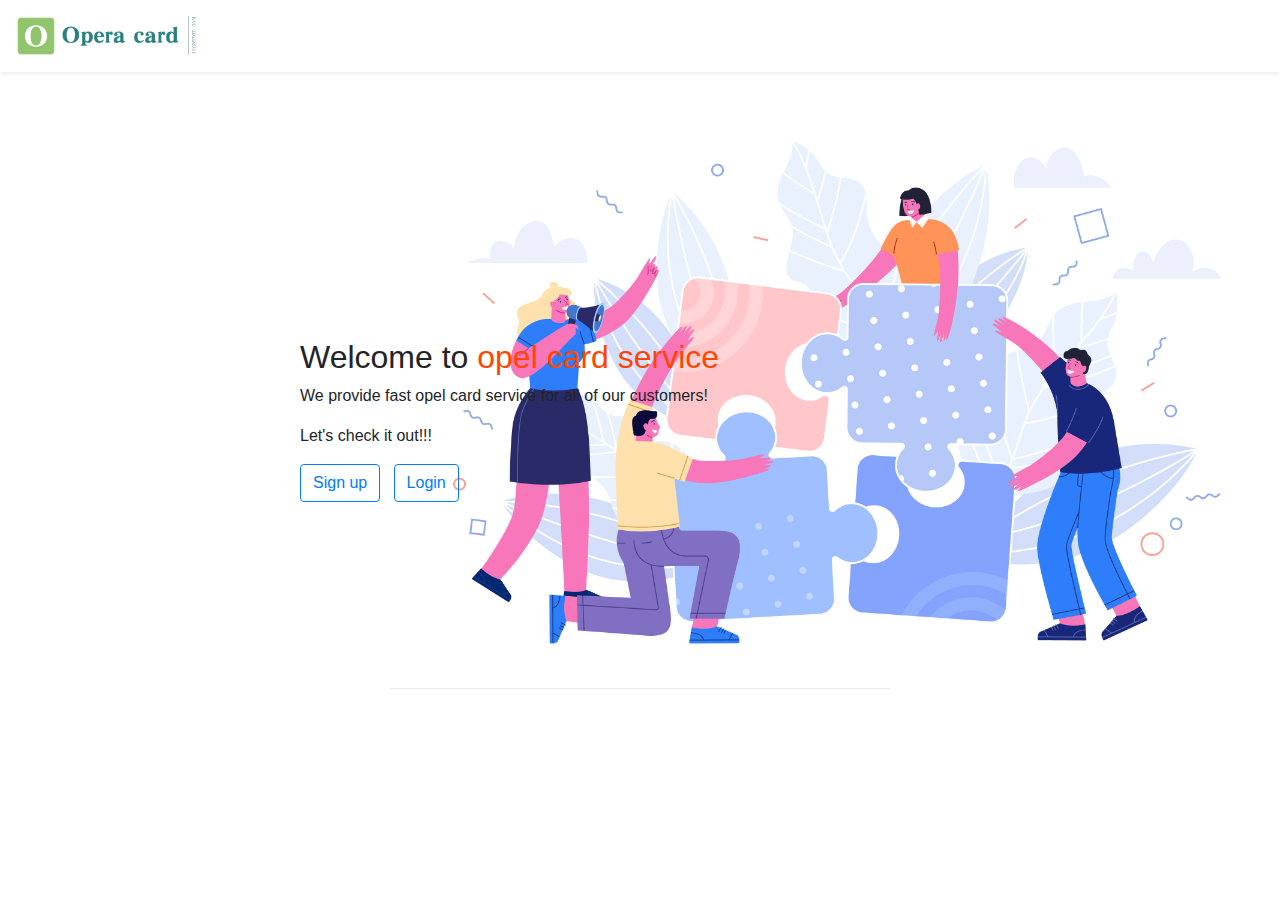
<file: homepage/index.html>
<!DOCTYPE html>
<html lang="en">
<head>
    <meta charset="UTF-8">
    <meta name="viewport" content="width=device-width, initial-scale=1.0">
    <title>Home page</title>
    <link rel="stylesheet" href="https://stackpath.bootstrapcdn.com/bootstrap/4.5.2/css/bootstrap.min.css" integrity="sha384-JcKb8q3iqJ61gNV9KGb8thSsNjpSL0n8PARn9HuZOnIxN0hoP+VmmDGMN5t9UJ0Z" crossorigin="anonymous">
    <link rel="stylesheet" href="./index.css">
</head>
<body class="">
    <div>
        <div class="d-flex flex-column flex-md-row align-items-center p-3 mb-3 bg-white shadow-sm">
            <a href="" class="logo my-0 mr-md-auto font-weight-normal">
                <img src="./resources/logo.png" class="logo my-0 mr-md-auto font-weight-normal" alt="" class="logo">
            </a>
        </div>
    </div>

   <div class="background clearfix">
       <div class="text">
           <h2>Welcome to <span style="color:orangered">opel card service</span></h2>
           <p>We provide fast opel card service for all of our customers!</p>
           <p>Let's check it out!!!</p>
           <a class="btn btn-outline-primary" href="./signup.html">Sign up</a>
           &nbsp;
           <a class="btn btn-outline-primary" href="./login.html">Login</a>
       </div>
        <div class="cover">
            <img src="./resources/coverpage.jpg" alt="" class="coverpage">
        </div>
   </div>
   <div class="dropdown-divider divider">
   </div>

   <br>
</body>
</html>
</file>
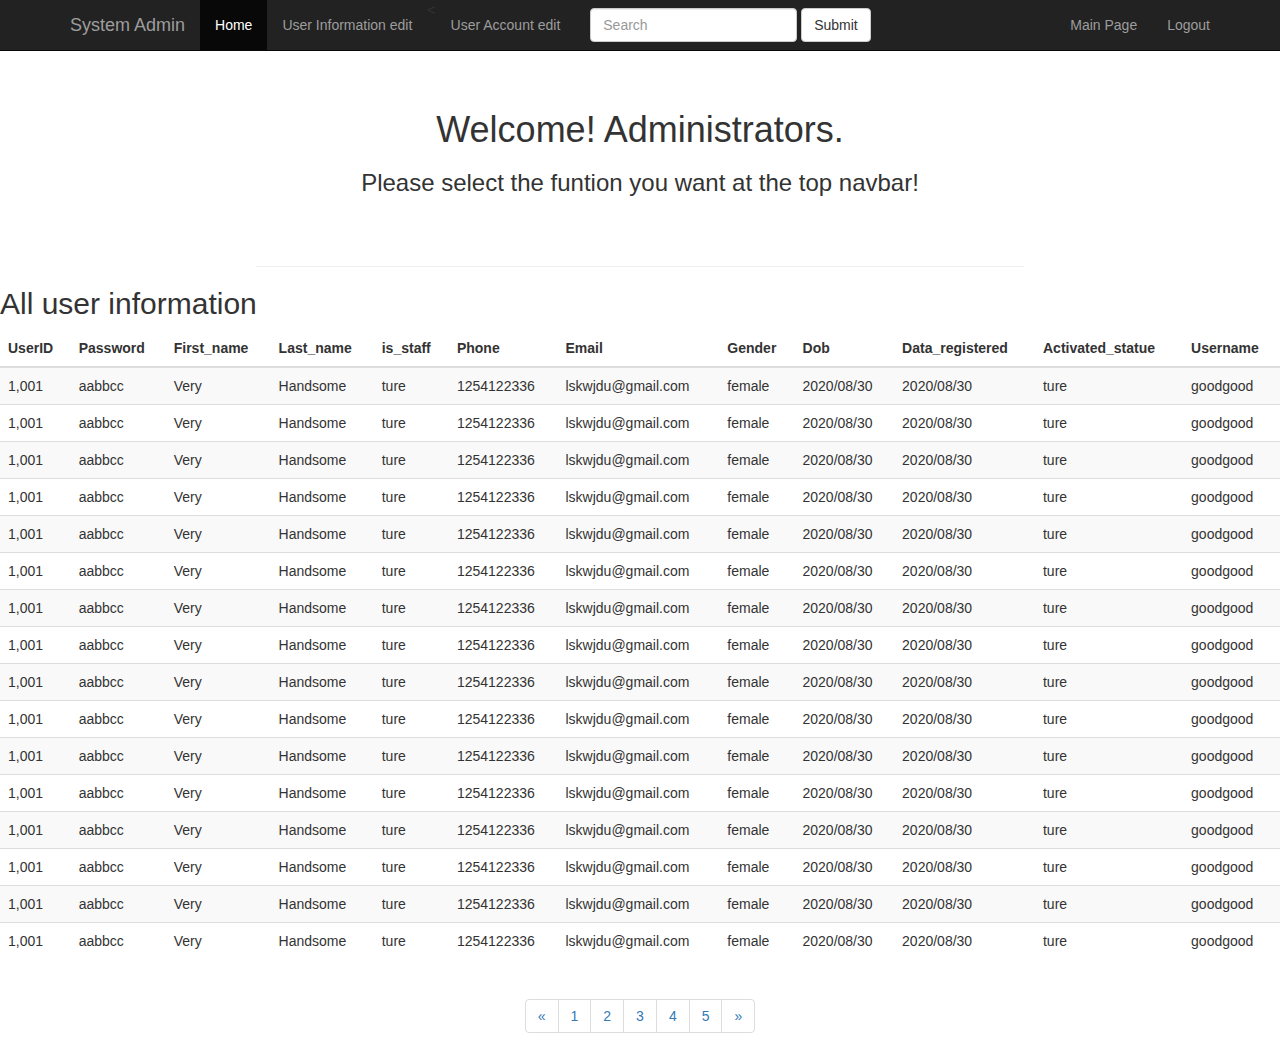
<file: adminHome.html>
<!DOCTYPE html>
<html lang="en">

<head>
    <meta charset="UTF-8">
    <meta name="viewport" content="width=device-width, initial-scale=1.0">
    <title>AdminHome</title>
    <link rel="stylesheet" href="bootstrap.min.css">
    <style>
        body {
            padding-top: 50px;
        }

        .starter{
            padding: 40px 15px;
            text-align: center;
        }
    </style>
</head>

<body>

<nav class="navbar navbar-inverse navbar-fixed-top" role="navigation">
    <div class="container">
        <div class="navbar-header">
            <a href="#" class="navbar-brand">System Admin</a>
        </div>
        <div id="navbar" class="collapse navbar-collapse">
            <ul class="nav navbar-nav">
                <li class="active"><a href="#">Home</a> </li>
                <li><a href="editInfo.html" onclick="_hmt.push(['_trackEvent', 'docv3-navbar', 'click',])">User Information edit</a> </li>
                <li><<li><a href="editAccount.html" onclick="_hmt.push(['_trackEvent', 'docv3-navbar', 'click',])">User Account edit</a> </li>
            </ul>
            <form class="navbar-form navbar-left">
                <div class="form-group">
                    <input type="text" class="form-control" placeholder="Search">
                </div>
                <button type="submit" class="btn btn-default">Submit</button>
            </form>
            <ul class="nav navbar-nav navbar-right">
            <li><a href="#">Main Page</a></li>
                <li><a href="#">Logout</a></li>
            </ul>
        </div>


    </div>
</nav>

<div class="starter">
    <h1>Welcome! Administrators.</h1>
    <h3>Please select the funtion you want at the top navbar!</h3>
</div>

<HR  width="60%"color=#987cb9 SIZE=10>


<h2 class="sub-header">All user information</h2>
<div class="table-responsive">
    <table class="table table-striped table-hover">
        <thead>
        <tr>
            <th>UserID</th>
            <th>Password</th>
            <th>First_name</th>
            <th>Last_name</th>
            <th>is_staff</th>
            <th>Phone</th>
            <th>Email</th>
            <th>Gender</th>
            <th>Dob</th>
            <th>Data_registered</th>
            <th>Activated_statue</th>
            <th>Username</th>
        </tr>
        </thead>
        <tbody>
        <tr>
            <td>1,001</td>
            <td>aabbcc</td>
            <td>Very</td>
            <td>Handsome</td>
            <td>ture</td>
            <td>1254122336</td>
            <td>lskwjdu@gmail.com</td>
            <td>female</td>
            <td>2020/08/30</td>
            <td>2020/08/30</td>
            <td>ture</td>
            <td>goodgood</td>
        </tr>
        <tr>
            <td>1,001</td>
            <td>aabbcc</td>
            <td>Very</td>
            <td>Handsome</td>
            <td>ture</td>
            <td>1254122336</td>
            <td>lskwjdu@gmail.com</td>
            <td>female</td>
            <td>2020/08/30</td>
            <td>2020/08/30</td>
            <td>ture</td>
            <td>goodgood</td>
        </tr>
        <tr>
            <td>1,001</td>
            <td>aabbcc</td>
            <td>Very</td>
            <td>Handsome</td>
            <td>ture</td>
            <td>1254122336</td>
            <td>lskwjdu@gmail.com</td>
            <td>female</td>
            <td>2020/08/30</td>
            <td>2020/08/30</td>
            <td>ture</td>
            <td>goodgood</td>
        </tr>
        <tr>
            <td>1,001</td>
            <td>aabbcc</td>
            <td>Very</td>
            <td>Handsome</td>
            <td>ture</td>
            <td>1254122336</td>
            <td>lskwjdu@gmail.com</td>
            <td>female</td>
            <td>2020/08/30</td>
            <td>2020/08/30</td>
            <td>ture</td>
            <td>goodgood</td>
        </tr>
        <tr>
            <td>1,001</td>
            <td>aabbcc</td>
            <td>Very</td>
            <td>Handsome</td>
            <td>ture</td>
            <td>1254122336</td>
            <td>lskwjdu@gmail.com</td>
            <td>female</td>
            <td>2020/08/30</td>
            <td>2020/08/30</td>
            <td>ture</td>
            <td>goodgood</td>
        </tr>
        <tr>
            <td>1,001</td>
            <td>aabbcc</td>
            <td>Very</td>
            <td>Handsome</td>
            <td>ture</td>
            <td>1254122336</td>
            <td>lskwjdu@gmail.com</td>
            <td>female</td>
            <td>2020/08/30</td>
            <td>2020/08/30</td>
            <td>ture</td>
            <td>goodgood</td>
        </tr>
        <tr>
            <td>1,001</td>
            <td>aabbcc</td>
            <td>Very</td>
            <td>Handsome</td>
            <td>ture</td>
            <td>1254122336</td>
            <td>lskwjdu@gmail.com</td>
            <td>female</td>
            <td>2020/08/30</td>
            <td>2020/08/30</td>
            <td>ture</td>
            <td>goodgood</td>
        </tr>
        <tr>
            <td>1,001</td>
            <td>aabbcc</td>
            <td>Very</td>
            <td>Handsome</td>
            <td>ture</td>
            <td>1254122336</td>
            <td>lskwjdu@gmail.com</td>
            <td>female</td>
            <td>2020/08/30</td>
            <td>2020/08/30</td>
            <td>ture</td>
            <td>goodgood</td>
        </tr>
        <tr>
            <td>1,001</td>
            <td>aabbcc</td>
            <td>Very</td>
            <td>Handsome</td>
            <td>ture</td>
            <td>1254122336</td>
            <td>lskwjdu@gmail.com</td>
            <td>female</td>
            <td>2020/08/30</td>
            <td>2020/08/30</td>
            <td>ture</td>
            <td>goodgood</td>
        </tr>
        <tr>
            <td>1,001</td>
            <td>aabbcc</td>
            <td>Very</td>
            <td>Handsome</td>
            <td>ture</td>
            <td>1254122336</td>
            <td>lskwjdu@gmail.com</td>
            <td>female</td>
            <td>2020/08/30</td>
            <td>2020/08/30</td>
            <td>ture</td>
            <td>goodgood</td>
        </tr>
        <tr>
            <td>1,001</td>
            <td>aabbcc</td>
            <td>Very</td>
            <td>Handsome</td>
            <td>ture</td>
            <td>1254122336</td>
            <td>lskwjdu@gmail.com</td>
            <td>female</td>
            <td>2020/08/30</td>
            <td>2020/08/30</td>
            <td>ture</td>
            <td>goodgood</td>
        </tr>
        <tr>
            <td>1,001</td>
            <td>aabbcc</td>
            <td>Very</td>
            <td>Handsome</td>
            <td>ture</td>
            <td>1254122336</td>
            <td>lskwjdu@gmail.com</td>
            <td>female</td>
            <td>2020/08/30</td>
            <td>2020/08/30</td>
            <td>ture</td>
            <td>goodgood</td>
        </tr>
        <tr>
            <td>1,001</td>
            <td>aabbcc</td>
            <td>Very</td>
            <td>Handsome</td>
            <td>ture</td>
            <td>1254122336</td>
            <td>lskwjdu@gmail.com</td>
            <td>female</td>
            <td>2020/08/30</td>
            <td>2020/08/30</td>
            <td>ture</td>
            <td>goodgood</td>
        </tr>
        <tr>
            <td>1,001</td>
            <td>aabbcc</td>
            <td>Very</td>
            <td>Handsome</td>
            <td>ture</td>
            <td>1254122336</td>
            <td>lskwjdu@gmail.com</td>
            <td>female</td>
            <td>2020/08/30</td>
            <td>2020/08/30</td>
            <td>ture</td>
            <td>goodgood</td>
        </tr>
        <tr>
            <td>1,001</td>
            <td>aabbcc</td>
            <td>Very</td>
            <td>Handsome</td>
            <td>ture</td>
            <td>1254122336</td>
            <td>lskwjdu@gmail.com</td>
            <td>female</td>
            <td>2020/08/30</td>
            <td>2020/08/30</td>
            <td>ture</td>
            <td>goodgood</td>
        </tr>
        <tr>
            <td>1,001</td>
            <td>aabbcc</td>
            <td>Very</td>
            <td>Handsome</td>
            <td>ture</td>
            <td>1254122336</td>
            <td>lskwjdu@gmail.com</td>
            <td>female</td>
            <td>2020/08/30</td>
            <td>2020/08/30</td>
            <td>ture</td>
            <td>goodgood</td>
        </tr>
        </tbody>
    </table>

    <nav aria-label="Page navigation" class="text-center">
        <ul class="pagination">
            <li>
                <a href="#" aria-label="Previous">
                    <span aria-hidden="true">&laquo;</span>
                </a>
            </li>
            <li><a href="#">1</a></li>
            <li><a href="#">2</a></li>
            <li><a href="#">3</a></li>
            <li><a href="#">4</a></li>
            <li><a href="#">5</a></li>
            <li>
                <a href="#" aria-label="Next">
                    <span aria-hidden="true">&raquo;</span>
                </a>
            </li>
        </ul>
    </nav>

</div>


</body>

</html>
</file>
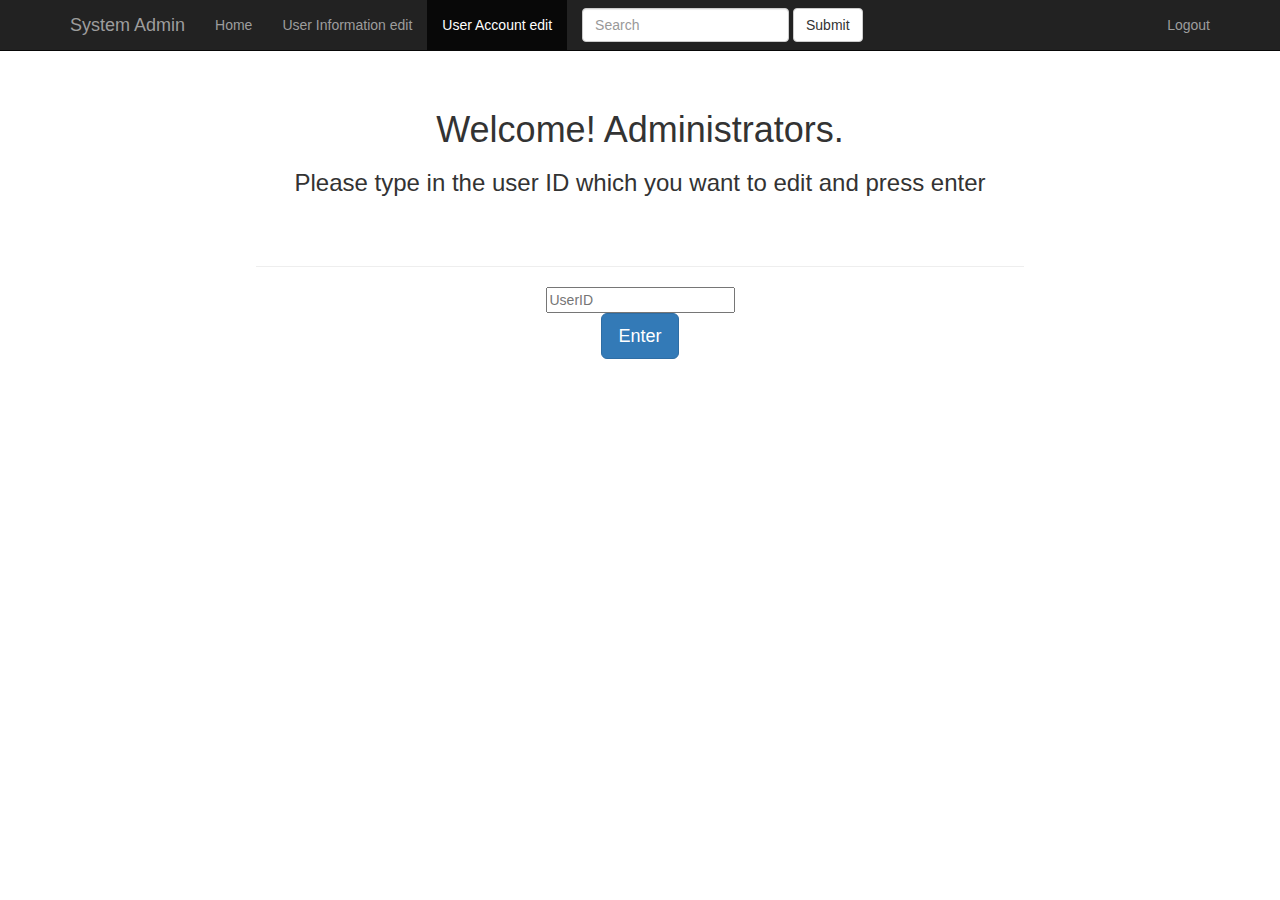
<file: editAccount.html>
<!DOCTYPE html>
<html lang="en">

<head>
    <meta charset="UTF-8">
    <meta name="viewport" content="width=device-width, initial-scale=1.0">
    <title>AdminHome</title>
    <link rel="stylesheet" href="bootstrap.min.css">
    <script src="https://cdn.jsdelivr.net/npm/bootstrap@3.3.7/dist/js/bootstrap.min.js" integrity="sha384-Tc5IQib027qvyjSMfHjOMaLkfuWVxZxUPnCJA7l2mCWNIpG9mGCD8wGNIcPD7Txa" crossorigin="anonymous"></script>
    <script src="https://cdn.staticfile.org/jquery/2.1.1/jquery.min.js"></script>
    <script src="https://cdn.staticfile.org/twitter-bootstrap/3.3.7/js/bootstrap.min.js"></script>
    <style>
        body {
            padding-top: 50px;
        }

        .starter{
            padding: 40px 15px;
            text-align: center;
        }
    </style>
</head>

<body>

<nav class="navbar navbar-inverse navbar-fixed-top" role="navigation">
    <div class="container">
        <div class="navbar-header">
            <a href="#" class="navbar-brand">System Admin</a>
        </div>
        <div id="navbar" class="collapse navbar-collapse">
            <ul class="nav navbar-nav">
                <li><a href="adminHome.html" onclick="_hmt.push(['_trackEvent', 'docv3-navbar', 'click',])">Home</a> </li>
                <li><a href="editInfo.html" onclick="_hmt.push(['_trackEvent', 'docv3-navbar', 'click',])">User Information edit</a> </li>
                <li class="active"><a href="#">User Account edit</a> </li>
            </ul>
            <form class="navbar-form navbar-left">
                <div class="form-group">
                    <input type="text" class="form-control" placeholder="Search">
                </div>
                <button type="submit" class="btn btn-default">Submit</button>
            </form>
            <ul class="nav navbar-nav navbar-right">
                <li><a href="#">Logout</a></li>
            </ul>
        </div>

    </div>
</nav>

<div class="starter">
    <h1>Welcome! Administrators.</h1>
    <h3>Please type in the user ID which you want to edit and press enter</h3>
</div>

<HR  width="60%"color=#987cb9 SIZE=10>


<div class="text-center">
    <input placeholder="UserID"></div>

<!-- 按钮触发模态框 -->
<button class="btn btn-primary btn-lg center-block" data-toggle="modal" data-target="#myModal">
    Enter
</button>
<!-- 模态框（Modal） -->
<div class="modal fade" id="myModal" tabindex="-1" role="dialog" aria-labelledby="myModalLabel" aria-hidden="true">
    <div class="modal-dialog">
        <div class="modal-content">
            <div class="modal-header">
                <button type="button" class="close" data-dismiss="modal" aria-hidden="true">
                    &times;
                </button>

            </div>
            <div class="modal-body">


                <form action="/demo/demo_form.asp">
                    UserID:<br>
                    <input type="text" name="firstname" value="Mickey">
                    <br>
                    Password:<br>
                    <input type="text" name="lastname" value="Mouse">
                    <br>
                    First_name:<br>
                    <input type="text" name="lastname" value="Mouse">
                    <br>
                    Last_name:<br>
                    <input type="text" name="lastname" value="Mouse">
                    <br>
                    Is_staff:<br>
                    <input type="text" name="lastname" value="Mouse">
                    <br>
                    Phone:<br>
                    <input type="text" name="lastname" value="Mouse">
                    <br>
                    Email:<br>
                    <input type="text" name="lastname" value="Mouse">
                    <br>
                    Gender:<br>
                    <input type="text" name="lastname" value="Mouse">
                    <br>
                    Dob:<br>
                    <input type="text" name="lastname" value="Mouse">
                    <br>
                    Data_registered:<br>
                    <input type="text" name="lastname" value="Mouse">
                    <br>
                    Activated_statue:<br>
                    <input type="text" name="lastname" value="Mouse">
                    <br>
                    Username:<br>
                    <input type="text" name="lastname" value="Mouse">
                    <br>
                    <br>
                </form>
            </div>
            <div class="modal-footer">
                <button type="button" class="btn btn-default" data-dismiss="modal">Closer
                </button>
                <button type="button" class="btn btn-primary">
                    Enter
                </button>
            </div>
        </div><!-- /.modal-content -->
    </div><!-- /.modal -->
</div>


</div>


</body>

</html>
</file>
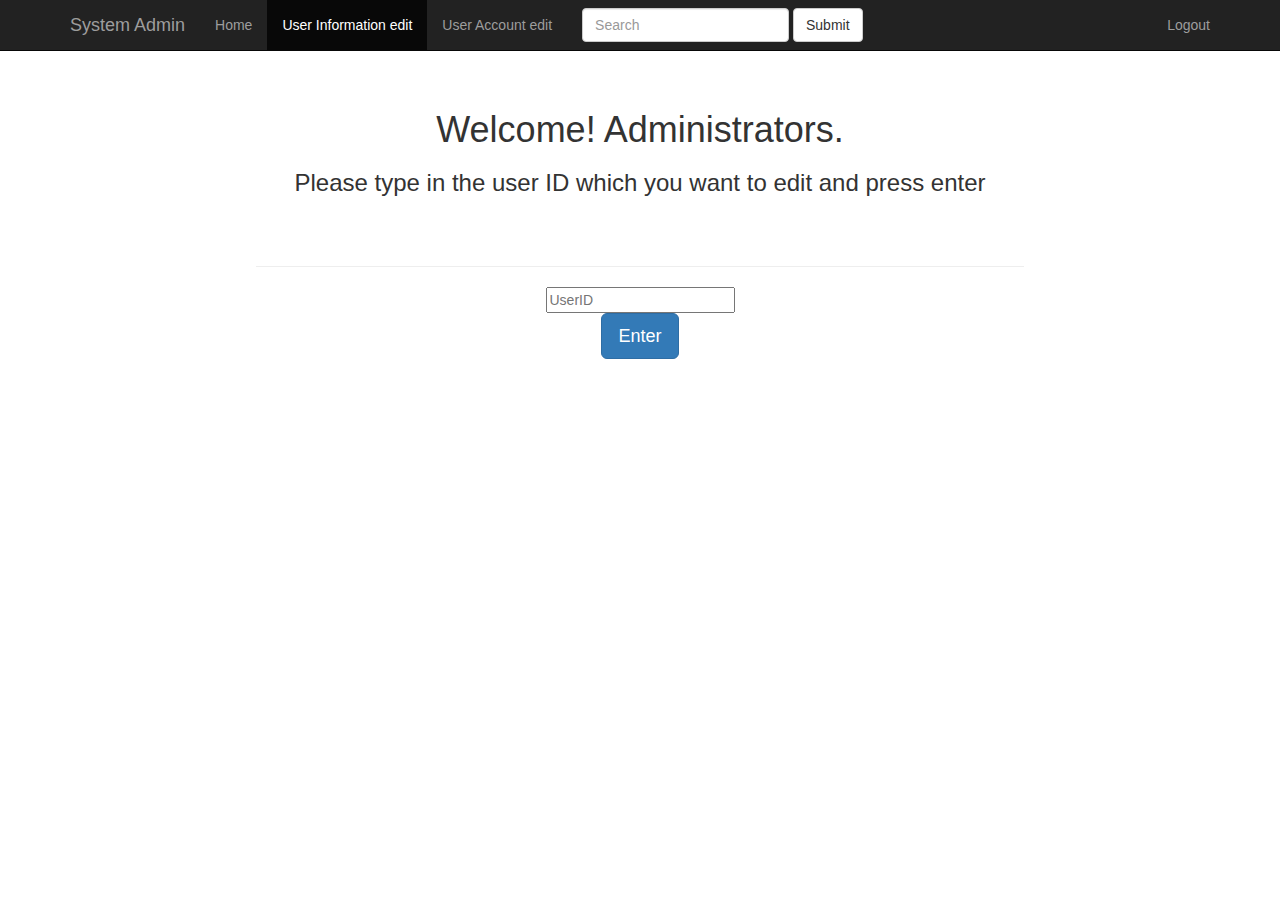
<file: editInfo.html>
<!DOCTYPE html>
<html lang="en">

<head>
    <meta charset="UTF-8">
    <meta name="viewport" content="width=device-width, initial-scale=1.0">
    <title>AdminHome</title>
    <link rel="stylesheet" href="bootstrap.min.css">
    <script src="https://cdn.jsdelivr.net/npm/bootstrap@3.3.7/dist/js/bootstrap.min.js" integrity="sha384-Tc5IQib027qvyjSMfHjOMaLkfuWVxZxUPnCJA7l2mCWNIpG9mGCD8wGNIcPD7Txa" crossorigin="anonymous"></script>
    <script src="https://cdn.staticfile.org/jquery/2.1.1/jquery.min.js"></script>
    <script src="https://cdn.staticfile.org/twitter-bootstrap/3.3.7/js/bootstrap.min.js"></script>
    <style>
        body {
            padding-top: 50px;
        }

        .starter{
            padding: 40px 15px;
            text-align: center;
        }
    </style>
</head>

<body>

<nav class="navbar navbar-inverse navbar-fixed-top" role="navigation">
    <div class="container">
        <div class="navbar-header">
            <a href="#" class="navbar-brand">System Admin</a>
        </div>
        <div id="navbar" class="collapse navbar-collapse">
            <ul class="nav navbar-nav">
                <li ><a href="adminHome.html" onclick="_hmt.push(['_trackEvent', 'docv3-navbar', 'click',])">Home</a> </li>
                <li class="active"><a href="#">User Information edit</a> </li>
                <li><a href="editAccount.html" onclick="_hmt.push(['_trackEvent', 'docv3-navbar', 'click',])">User Account edit</a> </li>
            </ul>
            <form class="navbar-form navbar-left">
                <div class="form-group">
                    <input type="text" class="form-control" placeholder="Search">
                </div>
                <button type="submit" class="btn btn-default">Submit</button>
            </form>
            <ul class="nav navbar-nav navbar-right">
                <li><a href="#">Logout</a></li>
            </ul>
        </div>

    </div>
</nav>

<div class="starter">
    <h1>Welcome! Administrators.</h1>
    <h3>Please type in the user ID which you want to edit and press enter</h3>
</div>

<HR  width="60%"color=#987cb9 SIZE=10>


<div class="text-center">
    <input placeholder="UserID"></div>
<!-- 按钮触发模态框 -->
<button class="btn btn-primary btn-lg center-block" data-toggle="modal" data-target="#myModal">
    Enter
</button>
<!-- 模态框（Modal） -->
<div class="modal fade" id="myModal" tabindex="-1" role="dialog" aria-labelledby="myModalLabel" aria-hidden="true">
    <div class="modal-dialog">
        <div class="modal-content">
            <div class="modal-header">
                <button type="button" class="close" data-dismiss="modal" aria-hidden="true">
                    &times;
                </button>

            </div>
            <div class="modal-body">


                <form action="/demo/demo_form.asp">
                    UserID:<br>
                    <input type="text" name="firstname" value="Mickey">
                    <br>
                    Password:<br>
                    <input type="text" name="lastname" value="Mouse">
                    <br>
                    First_name:<br>
                    <input type="text" name="lastname" value="Mouse">
                    <br>
                    Last_name:<br>
                    <input type="text" name="lastname" value="Mouse">
                    <br>
                    Is_staff:<br>
                    <input type="text" name="lastname" value="Mouse">
                    <br>
                    Phone:<br>
                    <input type="text" name="lastname" value="Mouse">
                    <br>
                    Email:<br>
                    <input type="text" name="lastname" value="Mouse">
                    <br>
                    Gender:<br>
                    <input type="text" name="lastname" value="Mouse">
                    <br>
                    Dob:<br>
                    <input type="text" name="lastname" value="Mouse">
                    <br>
                    Data_registered:<br>
                    <input type="text" name="lastname" value="Mouse">
                    <br>
                    Activated_statue:<br>
                    <input type="text" name="lastname" value="Mouse">
                    <br>
                    Username:<br>
                    <input type="text" name="lastname" value="Mouse">
                    <br>
                    <br>
                </form>
            </div>
            <div class="modal-footer">
                <button type="button" class="btn btn-default" data-dismiss="modal">Closer
                </button>
                <button type="button" class="btn btn-primary">
                    Enter
                </button>
            </div>
        </div><!-- /.modal-content -->
    </div><!-- /.modal -->
</div>
</div>


</body>

</html>
</file>
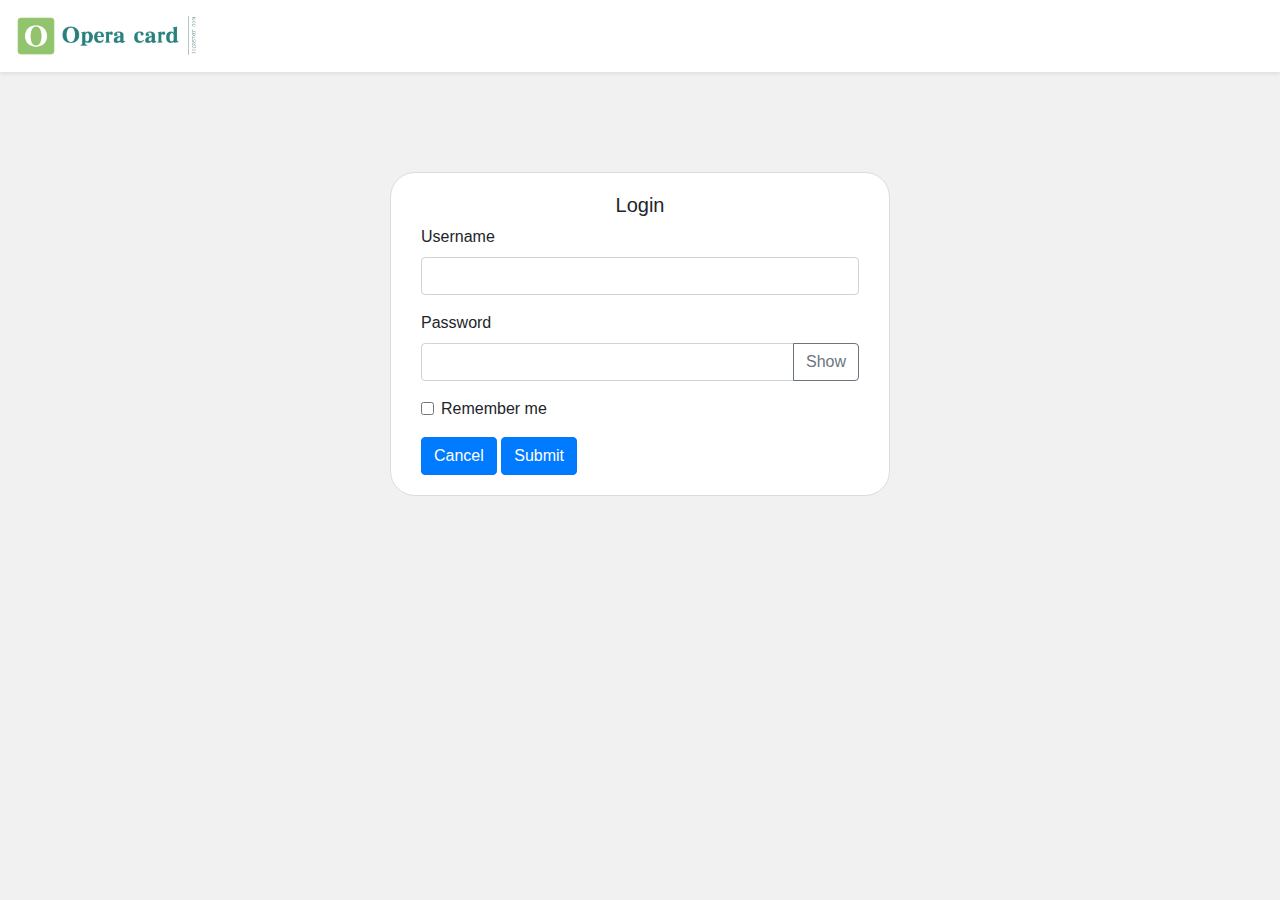
<file: homepage/login.html>
<!DOCTYPE html>
<html lang="en">
<head>
    <meta charset="UTF-8">
    <meta name="viewport" content="width=device-width, initial-scale=1.0">
    <title>Sign up</title>
    <link rel="stylesheet" href="https://stackpath.bootstrapcdn.com/bootstrap/4.5.2/css/bootstrap.min.css" integrity="sha384-JcKb8q3iqJ61gNV9KGb8thSsNjpSL0n8PARn9HuZOnIxN0hoP+VmmDGMN5t9UJ0Z" crossorigin="anonymous">
    <link rel="stylesheet" href="./loign.css">
</head>
<body>
    <div>
        <div class="d-flex flex-column flex-md-row align-items-center p-3 mb-3 bg-white shadow-sm">
            <a href="" class="logo my-0 mr-md-auto font-weight-normal">
                <img src="./resources/logo.png" class="logo my-0 mr-md-auto font-weight-normal" alt="" class="logo">
            </a>
        </div>
    </div>
    <div class="container">
        <form class="form">
            <h5>Login</h5>
            
            <div class="form-group">
                <label for="text">Username</label>
                <input type="text" class="form-control" id="username" aria-describedby="emailHelp" required>
            </div>

            <div class="form-group">
                <label for="password">Password</label>
                <div class="input-group mb-3">
                    <input type="password" class="form-control" id="password" aria-label="Recipient's username" aria-describedby="button-addon2" id="passwordBox" required>
                    <div class="input-group-append">
                      <button class="btn btn-outline-secondary" type="button" id="showPassword">Show</button>
                    </div>
                </div>
            </div>
            <div class="form-group form-check">
              <input type="checkbox" class="form-check-input" id="check">
              <label class="form-check-label" for="exampleCheck1">Remember me</label>
            </div>
            <button type="button" class="btn btn-primary" id="cancelBtn">Cancel</button>
            <button type="button" class="btn btn-primary" id="submitBtn">Submit</button>
          </form>
    </div>
    <script>
        const cancelBtn = document.getElementById('cancelBtn');
        const submitBtn = document.getElementById('submitBtn');
        cancelBtn.onclick = function()
        {
            window.location.href='index.html';
        }
        submitBtn.onclick = function()
        {
            if(document.getElementById('username').value === '' || document.getElementById('password').value === '' ) return false;
            window.location.href='main.html';
        }
    </script>
</body>
</html>
</file>
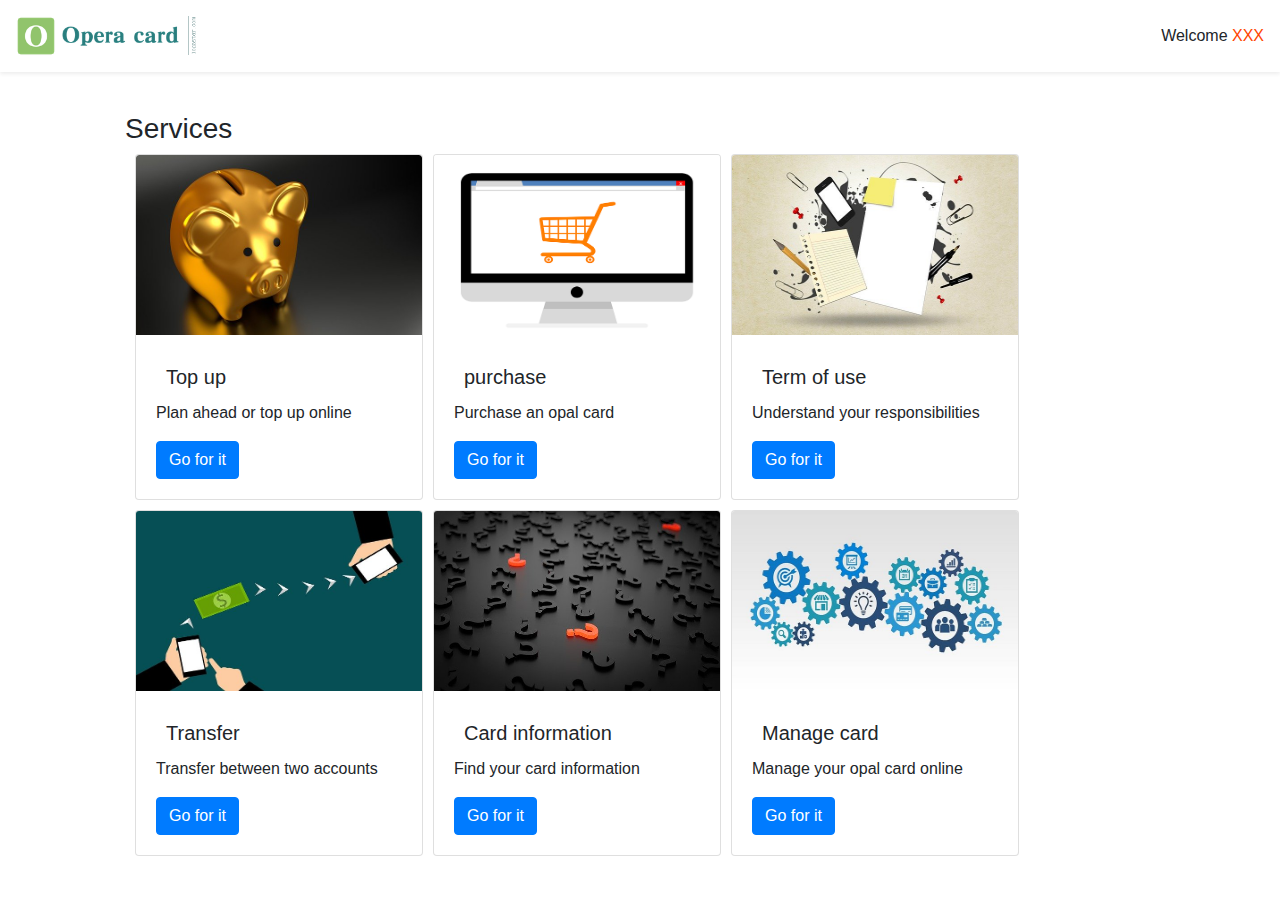
<file: homepage/main.html>
<!DOCTYPE html>
<html lang="en">

<head>
    <meta charset="UTF-8">
    <meta name="viewport" content="width=device-width, initial-scale=1.0">
    <title>Home page</title>
    <link rel="stylesheet" href="https://stackpath.bootstrapcdn.com/bootstrap/4.5.2/css/bootstrap.min.css"
        integrity="sha384-JcKb8q3iqJ61gNV9KGb8thSsNjpSL0n8PARn9HuZOnIxN0hoP+VmmDGMN5t9UJ0Z" crossorigin="anonymous">
    <link rel="stylesheet" href="./index.css">
</head>

<body>
    <div>
        <div class="d-flex flex-column flex-md-row align-items-center p-3 mb-3 bg-white shadow-sm">
            <a href="" class="logo my-0 mr-md-auto font-weight-normal">
                <img src="./resources/logo.png" class="logo my-0 mr-md-auto font-weight-normal" alt="" class="logo">
            </a>
            <span>Welcome <span style="color: orangered;">XXX</span></span>
        </div>

        <br>
        <div class="container">
            <ul class="nav-card clearfix" id="service">
                <h3>Services</h3>
                <li class="card" style="width: 18rem;">
                    <img src="./resources/top up.jpg" class="card-img-top" alt="...">
                    <div class="card-body">
                        <h5 class="card-title">Top up</h5>
                        <p class="card-text">Plan ahead or top up online</p>
                        <a href="#" class="btn btn-primary">Go for it</a>
                    </div>
                </li>

                <li class="card" style="width: 18rem;">
                    <img src="./resources/buy.png" alt="...">
                    <div class="card-body">
                        <h5 class="card-title">purchase</h5>
                        <p class="card-text">Purchase an opal card</p>
                        <a href="#" class="btn btn-primary">Go for it</a>
                    </div>
                </li>

                <li class="card" style="width: 18rem;">
                    <img src="./resources/paper.jpg" alt="...">
                    <div class="card-body">
                        <h5 class="card-title">Term of use</h5>
                        <p class="card-text">Understand your responsibilities</p>
                        <a href="#" class="btn btn-primary">Go for it</a>
                    </div>
                </li>

                <li class="card" style="width: 18rem;">
                    <img src="./resources/transfer.jpg" alt="...">
                    <div class="card-body">
                        <h5 class="card-title">Transfer</h5>
                        <p class="card-text">Transfer between two accounts</p>
                        <a href="#" class="btn btn-primary">Go for it</a>
                    </div>
                </li>

                <li class="card" style="width: 18rem;">
                    <img src="./resources/info.jpg" alt="...">
                    <div class="card-body">
                        <h5 class="card-title">Card information</h5>
                        <p class="card-text">Find your card information</p>
                        <a href="#" class="btn btn-primary">Go for it</a>

                    </div>
                </li>

                <li class="card" style="width: 18rem;">
                    <img src="./resources/management.jpg" alt="...">
                    <div class="card-body">
                        <h5 class="card-title">Manage card</h5>
                        <p class="card-text">Manage your opal card online</p>
                        <a href="#" class="btn btn-primary">Go for it</a>
                    </div>
                </li>
            </ul>
        </div>

</body>

</html>
</file>
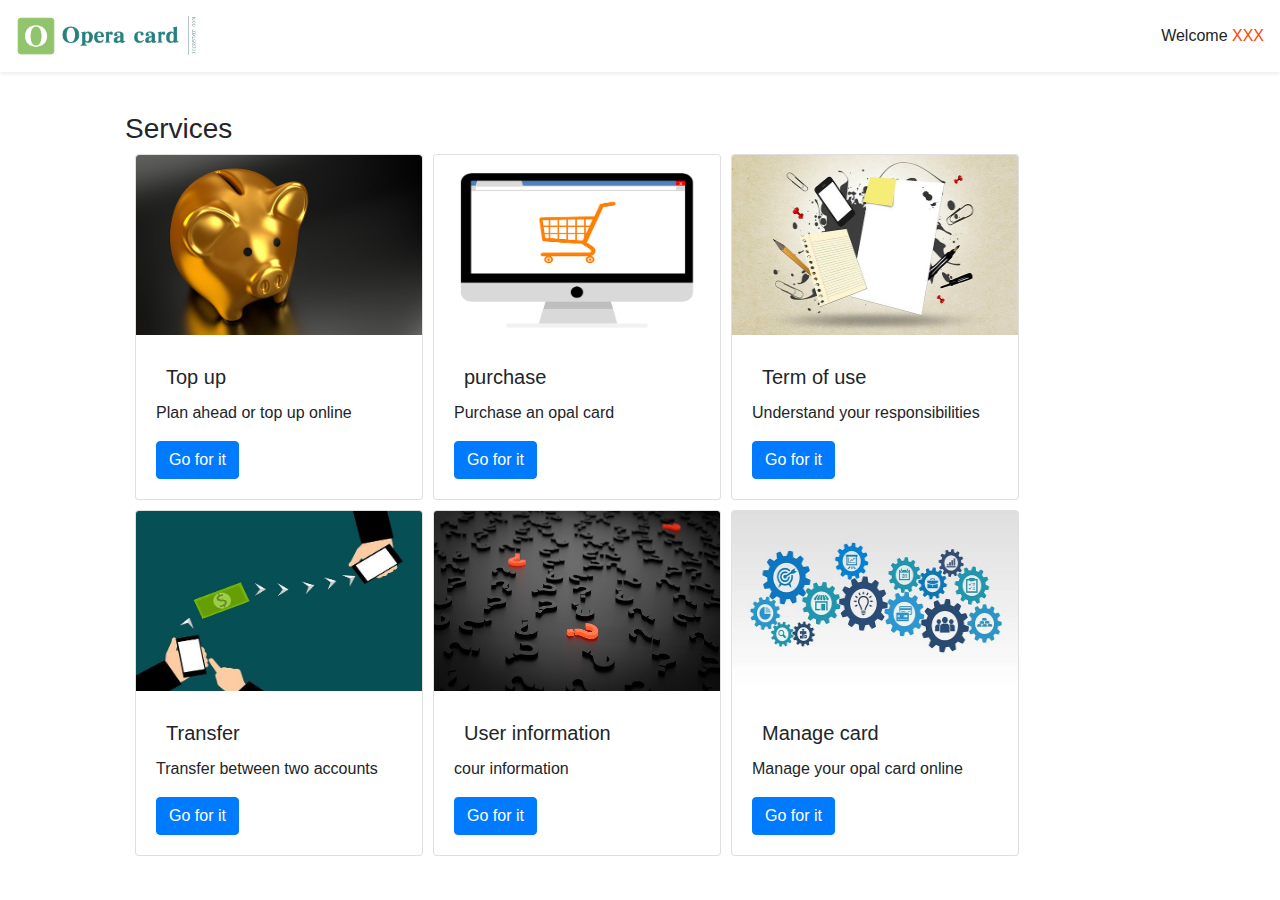
<file: mainpage/main.html>
<!DOCTYPE html>
<html lang="en">

<head>
    <meta charset="UTF-8">
    <meta name="viewport" content="width=device-width, initial-scale=1.0">
    <title>Home page</title>
    <link rel="stylesheet" href="https://stackpath.bootstrapcdn.com/bootstrap/4.5.2/css/bootstrap.min.css"
        integrity="sha384-JcKb8q3iqJ61gNV9KGb8thSsNjpSL0n8PARn9HuZOnIxN0hoP+VmmDGMN5t9UJ0Z" crossorigin="anonymous">
    <link rel="stylesheet" href="./index.css">
</head>

<body>
    <div>
        <div class="d-flex flex-column flex-md-row align-items-center p-3 mb-3 bg-white shadow-sm">
            <a href="" class="logo my-0 mr-md-auto font-weight-normal">
                <img src="./resources/logo.png" class="logo my-0 mr-md-auto font-weight-normal" alt="" class="logo">
            </a>
            <span>Welcome <span style="color: orangered;">XXX</span></span>
        </div>

        <br>
        <div class="container">
            <ul class="nav-card clearfix" id="service">
                <h3>Services</h3>

                <!-- Top up -->
                <li class="card" style="width: 18rem;">
                    <img src="./resources/top up.jpg" class="card-img-top" alt="...">
                    <div class="card-body">
                        <h5 class="card-title">Top up</h5>
                        <p class="card-text">Plan ahead or top up online</p>
                        <a href="#" class="btn btn-primary">Go for it</a>
                    </div>
                </li>

                <!-- Purchase card -->
                <li class="card" style="width: 18rem;">
                    <img src="./resources/buy.png" alt="...">
                    <div class="card-body">
                        <h5 class="card-title">purchase</h5>
                        <p class="card-text">Purchase an opal card</p>
                        <a href="#" class="btn btn-primary">Go for it</a>
                    </div>
                </li>
                
                
                <li class="card" style="width: 18rem;">
                    <img src="./resources/paper.jpg" alt="...">
                    <div class="card-body">
                        <h5 class="card-title">Term of use</h5>
                        <p class="card-text">Understand your responsibilities</p>
                        <a href="#" class="btn btn-primary">Go for it</a>
                    </div>
                </li>

                <!-- Transfer -->
                <li class="card" style="width: 18rem;">
                    <img src="./resources/transfer.jpg" alt="...">
                    <div class="card-body">
                        <h5 class="card-title">Transfer</h5>
                        <p class="card-text">Transfer between two accounts</p>
                        <a href="#" class="btn btn-primary">Go for it</a>
                    </div>
                </li>

                <!-- user info -->
                <li class="card" style="width: 18rem;">
                    <img src="./resources/info.jpg" alt="...">
                    <div class="card-body">
                        <h5 class="card-title">User information</h5>
                        <p class="card-text">cour information</p>
                        <a href="#" class="btn btn-primary">Go for it</a>

                    </div>
                </li>

                <!-- card management -->
                <li class="card" style="width: 18rem;">
                    <img src="./resources/management.jpg" alt="...">
                    <div class="card-body">
                        <h5 class="card-title">Manage card</h5>
                        <p class="card-text">Manage your opal card online</p>
                        <a href="#" class="btn btn-primary">Go for it</a>
                    </div>
                </li>
            </ul>
        </div>

</body>

</html>
</file>
<file: homepage/index.css>
.clearfix::after,
.clearfix::before{
    display: table;
    clear: both;
    content: '';
}
.w{
    width: 1380px;
    margin: 0 auto;
}
.navbar{
    position: fixed;
}
.logo{
    height: 40px;
}
.background{
    position: relative;
}
.coverpage{
    width: 900px;
}
.background .text{
    top: 250px;
    left: 300px;
    position: absolute;
}
.background .cover{
    float: right;
}
.nav-card{
    width: 100%;
    margin: 0 auto;
    list-style: none;
}
.nav-card li{
    margin-left: 10px;
    margin-bottom: 10px;
    overflow: hidden;
    float: left;
}
.nav-card li img{
    height: 180px;
}
.nav-card li img:hover{
    transform:scale(1.1,1.1);transition: all .3s ease-out;
}
.nav-card li .card-title{
    margin-top: 10px;
    margin-left: 10px;
}

.dropdown-divider{
    width: 500px;
    margin: 0 auto;
}
.card:hover{
    box-shadow:1.5px 3px 5px 3px rgba(0, 0, 0, 0.4);
    transition: box-shadow 0.2s;
}
</file>
<file: homepage/loign.css>
.form{
    width: 500px;
    border: 1px solid gainsboro;
    padding: 20px 30px;
    margin: 100px auto;
    border-radius: 25px;
    background-color: white;
}
.form h5{
    text-align: center;
}
body{
    background-color: #f1f1f1;
}
.logo{
    width: 180px;
}
</file>
<file: mainpage/index.css>
.clearfix::after,
.clearfix::before{
    display: table;
    clear: both;
    content: '';
}
.w{
    width: 1380px;
    margin: 0 auto;
}
.navbar{
    position: fixed;
}
.logo{
    height: 40px;
}
.background{
    position: relative;
}
.coverpage{
    width: 900px;
}
.background .text{
    top: 250px;
    left: 300px;
    position: absolute;
}
.background .cover{
    float: right;
}
.nav-card{
    width: 100%;
    margin: 0 auto;
    list-style: none;
}
.nav-card li{
    margin-left: 10px;
    margin-bottom: 10px;
    overflow: hidden;
    float: left;
}
.nav-card li img{
    height: 180px;
}
.nav-card li img:hover{
    transform:scale(1.1,1.1);transition: all .3s ease-out;
}
.nav-card li .card-title{
    margin-top: 10px;
    margin-left: 10px;
}

.dropdown-divider{
    width: 500px;
    margin: 0 auto;
}
.card:hover{
    box-shadow:1.5px 3px 5px 3px rgba(0, 0, 0, 0.4);
    transition: box-shadow 0.2s;
}
</file>
